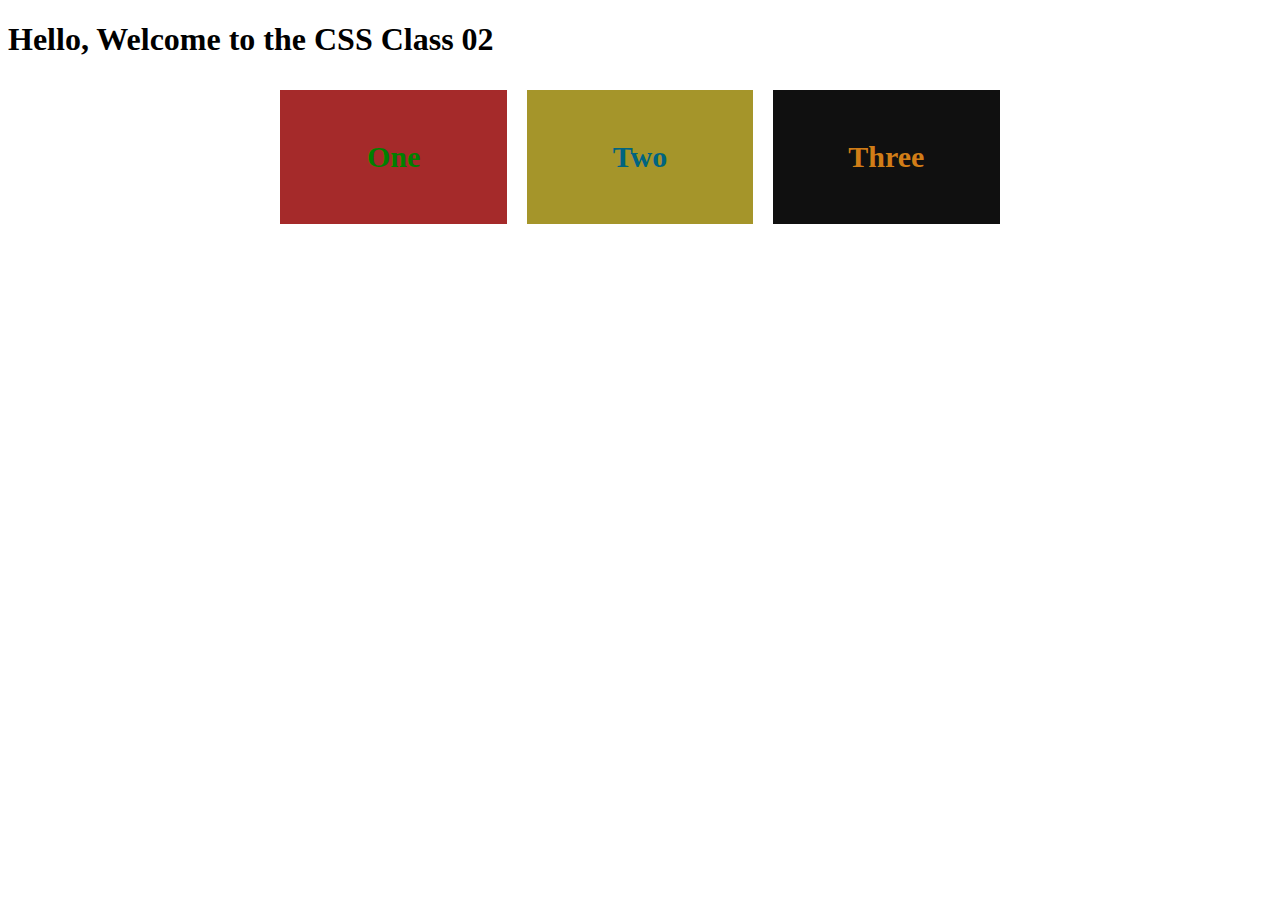
<file: index.html>
<!DOCTYPE html>
<html lang="en">

<head>
  <meta charset="UTF-8">
  <meta name="viewport" content="width=device-width, initial-scale=1.0">
  <title>Document</title>
  <link rel="stylesheet" href="https://cdn.jsdelivr.net/npm/bootstrap-icons@1.11.3/font/bootstrap-icons.min.css">
  <link rel="stylesheet" href="style.css">
</head>

<!-- <style>
  .heading {
    color: red;
    background-color: black;
  }
</style> -->

<body>

  <!-- <h1>Hello, Welcome to the Fewture-ai</h1>
  <h2>Hello, Welcome to the Fewture-ai</h2>
  <h3>Hello, Welcome to the Fewture-ai</h3>
  <h4>Hello, Welcome to the Fewture-ai</h4>
  <h5>Hello, Welcome to the Fewture-ai</h5>
  <h6>Hello, Welcome to the Fewture-ai</h6> -->

  <!-- <p>Lorem ipsum, dolor sit amet consectetur adipisicing elit. Exercitationem, eos?</p>

  <table border="2">
    <tr>
      <td>1</td>
      <td>Name</td>
      <td>Father Name</td>
      <td>Qualification</td>
      <td>Contact</td>
    </tr>
    <tr>
      <td>2</td>
      <td>Anus</td>
      <td>Bashir</td>
      <td>Inter</td>
      <td>9584958</td>
    </tr>

  </table> -->
  <!-- <h1>MLSA Image</h1>
  <img src="https://miro.medium.com/v2/resize:fit:480/1*fEt7gM1CALMvKnwqAXdu9g.jpeg" alt="MLSA Image"> -->

  <!-- <video src="https://youtu.be/2tdKmURRy3M?si=Joi33cR4JvvueliC"></video> -->
  <!-- <iframe width="560" height="315" src="https://www.youtube.com/embed/2tdKmURRy3M?si=Joi33cR4JvvueliC"
    title="YouTube video player" frameborder="0"
    allow="accelerometer; autoplay; clipboard-write; encrypted-media; gyroscope; picture-in-picture; web-share"
    referrerpolicy="strict-origin-when-cross-origin" allowfullscreen></iframe> -->

  <!-- <form action="">
    <label for="name">Name</label>
    <input type="text" name="anus" id="name" placeholder="Enter your name">
    <br><br>
    <label for="fatherName">Father Name</label>
    <input type="text" name="bashir" id="fatherName" placeholder="Enter your Father Name">
    <br><br>
    <label for="qualification">Qualification</label>
    <input type="text" name="inter" id="qualification" placeholder="Enter your Qualifiction">
    <br><br>
    <label for="password">Password</label>
    <input type="password" name="password" id="password" placeholder="Enter password">
    <br><br>
    <label for="">Select your Course:</label>
    <label for="check">One</label>
    <input type="checkbox" name="check" value="check" id="check">
    <label for="check">Two</label>
    <input type="checkbox" name="check" value="check" id="check">
    <label for="check">Three</label>
    <input type="checkbox" name="check" value="check" id="check">
    <br><br>
    <label for="file">Add your Resume</label>
    <input type="file" name="file" id="file" placeholder="Upload your Resume">
    <br><br>
    <button>Submit</button>
  </form> -->

  <!-- <a href="https://www.youtube.com/watch?v=eILUmCJhl64" target="_blank"><i class="bi bi-youtube"></i></a> -->

  <h1 class="heading">Hello, Welcome to the CSS Class 02</h1>

  <div class="main-box">
    <div class="one">One</div>
    <div class="two">Two</div>
    <div class="three">Three</div>
  </div>


</body>

</html>
</file>
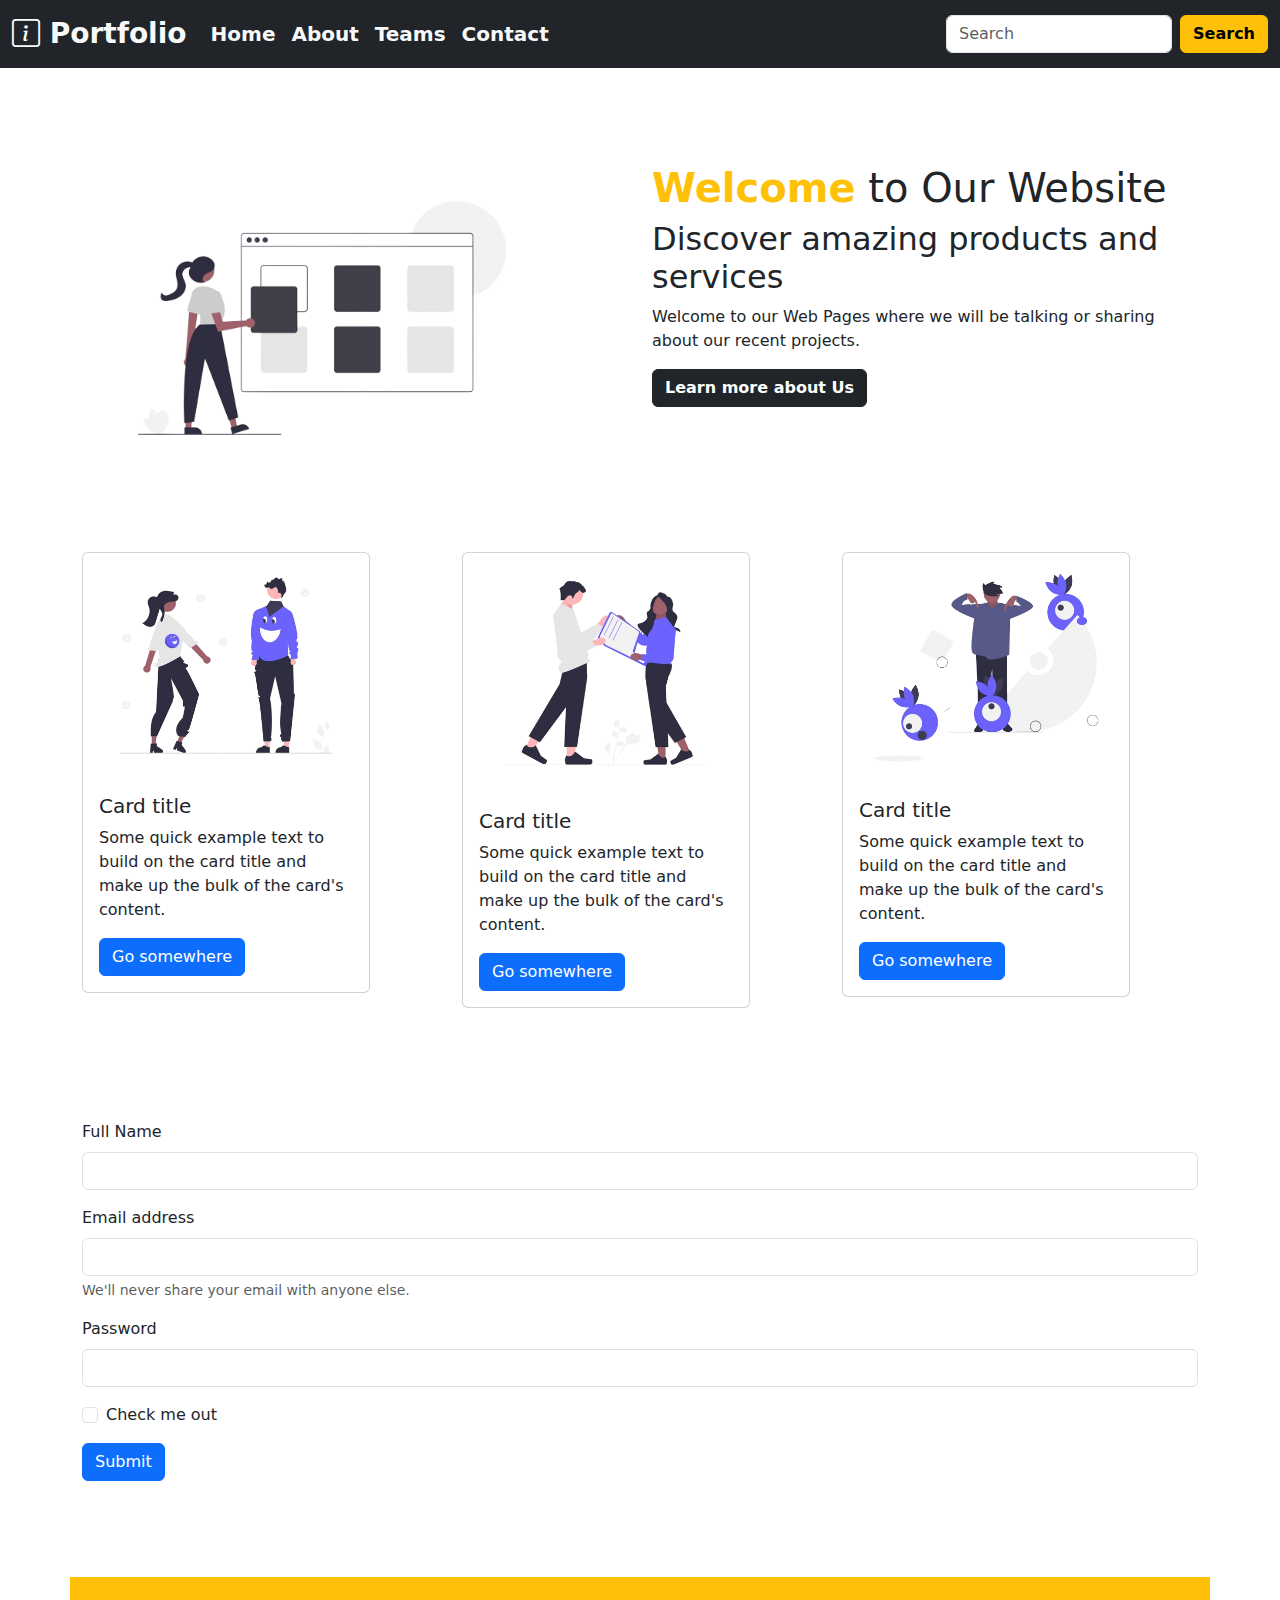
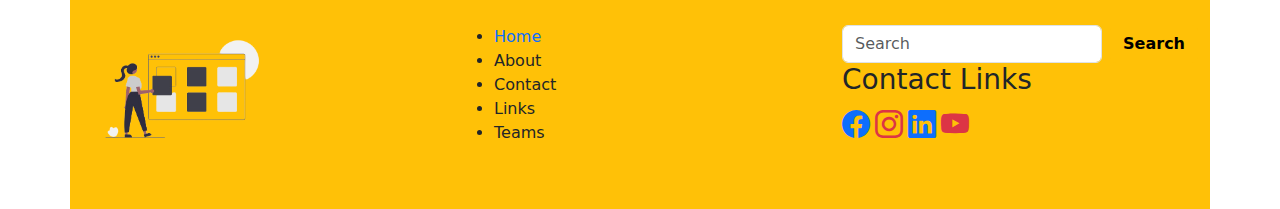
<file: bootstrap.html>
<!doctype html>
<html lang="en">

<head>
  <meta charset="utf-8">
  <meta name="viewport" content="width=device-width, initial-scale=1">
  <title>Bootstrap demo</title>
  <link href="https://cdn.jsdelivr.net/npm/bootstrap@5.3.3/dist/css/bootstrap.min.css" rel="stylesheet"
    integrity="sha384-QWTKZyjpPEjISv5WaRU9OFeRpok6YctnYmDr5pNlyT2bRjXh0JMhjY6hW+ALEwIH" crossorigin="anonymous">
  <link rel="stylesheet" href="https://cdn.jsdelivr.net/npm/bootstrap-icons@1.11.3/font/bootstrap-icons.min.css">
</head>

<body>

  <!-- Navbar -->
  <nav class="navbar navbar-expand-lg bg-dark">
    <div class="container-fluid">
      <a class="navbar-brand text-light fs-3 fw-bold" href="#">
        <i class="bi bi-info-square text-light"></i>

        Portfolio</a>
      <button class="navbar-toggler bg-white" type="button" data-bs-toggle="collapse"
        data-bs-target="#navbarSupportedContent" aria-controls="navbarSupportedContent" aria-expanded="false"
        aria-label="Toggle navigation">
        <span class="navbar-toggler-icon"></span>
      </button>
      <div class="collapse navbar-collapse" id="navbarSupportedContent">
        <ul class="navbar-nav me-auto mb-2 mb-lg-0">
          <li class="nav-item">
            <a class="nav-link active text-light fs-5 fw-bold" aria-current="page" href="#">Home</a>
          </li>
          <li class="nav-item">
            <a class="nav-link active text-light fs-5 fw-bold" aria-current="page" href="#">About</a>
          </li>
          <li class="nav-item">
            <a class="nav-link active text-light fs-5 fw-bold" aria-current="page" href="#">Teams</a>
          </li>
          <li class="nav-item">
            <a class="nav-link active text-light fs-5 fw-bold" aria-current="page" href="#">Contact</a>
          </li>
        </ul>
        <form class="d-flex" role="search">
          <input class="form-control me-2" type="search" placeholder="Search" aria-label="Search">
          <button class="btn btn-warning fw-bold" type="submit">Search</button>
        </form>
      </div>
    </div>
  </nav>

  <!-- Carousels -->
  <!-- <div id="carouselExampleFade" class="carousel slide carousel-fade">
    <div class="carousel-inner">
      <div class="carousel-item active">
        <img src="./Images/first.jpg" class="d-block w-100" alt="...">
      </div>
      <div class="carousel-item">
        <img src="./Images/first.jpg" class="d-block w-100" alt="...">
      </div>
      <div class="carousel-item">
        <img src="./Images/first.jpg" class="d-block w-100" alt="...">
      </div>
    </div>
    <button class="carousel-control-prev" type="button" data-bs-target="#carouselExampleFade" data-bs-slide="prev">
      <span class="carousel-control-prev-icon" aria-hidden="true"></span>
      <span class="visually-hidden">Previous</span>
    </button>
    <button class="carousel-control-next" type="button" data-bs-target="#carouselExampleFade" data-bs-slide="next">
      <span class="carousel-control-next-icon" aria-hidden="true"></span>
      <span class="visually-hidden">Next</span>
    </button>
  </div> -->


  <!-- Hero Section -->

  <div class="container">
    <div class="row">
      <div class="col-lg-6 col-md-12 col-sm-12 mt-5 py-5">
        <img width="480" src="./Images/heroimage.png" alt="Hero Image">
      </div>
      <div class="col-lg-6 col-md-12 col-sm-12 mt-5 py-5">
        <h1><span class="welcome text-warning fw-bold">Welcome</span> to Our Website</h1>
        <h2>Discover amazing products and services</h2>
        <p>Welcome to our Web Pages where we will be talking or sharing about our recent projects.</p>
        <button type="button" class="btn btn-dark fw-bold">Learn more about Us</button>
      </div>
    </div>
  </div>

  <!-- team Cards -->

  <div class="container">
    <div class="row">
      <div class="col mt-3 py-3">
        <div class="card" style="width: 18rem;">
          <img src="./Images/removebg3.png" class="card-img-top" alt="...">
          <div class="card-body">
            <h5 class="card-title">Card title</h5>
            <p class="card-text">Some quick example text to build on the card title and make up the bulk of the card's
              content.</p>
            <a href="#" class="btn btn-primary">Go somewhere</a>
          </div>
        </div>
      </div>
      <div class="col mt-3 py-3">
        <div class="card" style="width: 18rem;">
          <img src="./Images/removebg1.png" class="card-img-top" alt="...">
          <div class="card-body">
            <h5 class="card-title">Card title</h5>
            <p class="card-text">Some quick example text to build on the card title and make up the bulk of the card's
              content.</p>
            <a href="#" class="btn btn-primary">Go somewhere</a>
          </div>
        </div>
      </div>
      <div class="col mt-3 py-3">
        <div class="card" style="width: 18rem;">
          <img src="./Images/removebg2.png" class="card-img-top" alt="...">
          <div class="card-body">
            <h5 class="card-title">Card title</h5>
            <p class="card-text">Some quick example text to build on the card title and make up the bulk of the card's
              content.</p>
            <a href="#" class="btn btn-primary">Go somewhere</a>
          </div>
        </div>
      </div>

      <!-- Form -->
      <div class="container mt-5 py-5">
        <div class="row">
          <div class="col">
            <form>
              <div class="mb-3">
                <label for="exampleInputName1" class="form-label">Full Name</label>
                <input type="text" class="form-control" id="exampleInputName1" aria-describedby="nameHelp">
              </div>
              <div class="mb-3">
                <label for="exampleInputEmail1" class="form-label">Email address</label>
                <input type="email" class="form-control" id="exampleInputEmail1" aria-describedby="emailHelp">
                <div id="emailHelp" class="form-text">We'll never share your email with anyone else.</div>
              </div>
              <div class="mb-3">
                <label for="exampleInputPassword1" class="form-label">Password</label>
                <input type="password" class="form-control" id="exampleInputPassword1">
              </div>
              <div class="mb-3 form-check">
                <input type="checkbox" class="form-check-input" id="exampleCheck1">
                <label class="form-check-label" for="exampleCheck1">Check me out</label>
              </div>
              <button type="submit" class="btn btn-primary">Submit</button>
            </form>
          </div>
        </div>
      </div>

      <!-- Footer -->

      <div class="container bg-warning mt-5 py-5">
        <div class="row">
          <div class="col">
            <img width="200" src="./Images/heroimage.png" alt="">
          </div>
          <div class="col">
            <ul>
              <li><a href="" class="text-decoration-none">Home</a></li>
              <li>About</li>
              <li>Contact</li>
              <li>Links</li>
              <li>Teams</li>
            </ul>
          </div>
          <div class="col">
            <form class="d-flex" role="search">
              <input class="form-control me-2" type="search" placeholder="Search" aria-label="Search">
              <button class="btn btn-warning fw-bold" type="submit">Search</button>
            </form>
            <h3>Contact Links</h3>
            <a href=""><i class="bi bi-facebook fs-3 fw-bold text-primary"></i></a>
            <a href=""><i class="bi bi-instagram fs-3 fw-bold text-danger"></i></a>
            <a href=""><i class="bi bi-linkedin fs-3 fw-bold"></i></a>
            <a href=""><i class="bi bi-youtube fs-3 fw-bold text-danger"></i></a>
          </div>
        </div>
      </div>







      <script src="https://cdn.jsdelivr.net/npm/bootstrap@5.3.3/dist/js/bootstrap.bundle.min.js"
        integrity="sha384-YvpcrYf0tY3lHB60NNkmXc5s9fDVZLESaAA55NDzOxhy9GkcIdslK1eN7N6jIeHz"
        crossorigin="anonymous"></script>
</body>

</html>
</file>
<file: style.css>
/* * {
  margin: 0;
  padding: 0;
  box-sizing: border-box;
}

body,
html {
  width: 100%;
  height: 100%;
}

.heading {
  color: rgb(0, 0, 0);
  background-color: salmon;
  width: 50%;
  font-size: 50px;
  font-family: monospace;
  border-radius: 20px;
  border: 5;
  margin: 20px;
  padding: 20px;
  border: 20px;
  box-shadow: rgba(0, 0, 0, 0.25) 0px 54px 55px, rgba(0, 0, 0, 0.12) 0px -12px 30px, rgba(0, 0, 0, 0.12) 0px 4px 6px, rgba(0, 0, 0, 0.17) 0px 12px 13px, rgba(0, 0, 0, 0.09) 0px -3px 5px;
} */

.main-box{
  display: flex;
  justify-content: center;
  align-items: center;
  text-align: center;
}

.one{
  color: green;
  background-color: brown;
  width: 10%;
  padding: 50px;
  font-size: 30px;
  font-weight: 900;
  margin: 10px;
}


.two{
  color: rgb(0, 100, 128);
  background-color: rgb(165, 149, 42);
  width: 10%;
  padding: 50px;
  font-size: 30px;
  font-weight: 900;
  margin: 10px;

}


.three{
  color: rgb(209, 125, 23);
  background-color: rgb(16, 16, 16);
  width: 10%;
  padding: 50px;
  font-size: 30px;
  font-weight: 900;
  margin: 10px;

}
</file>
